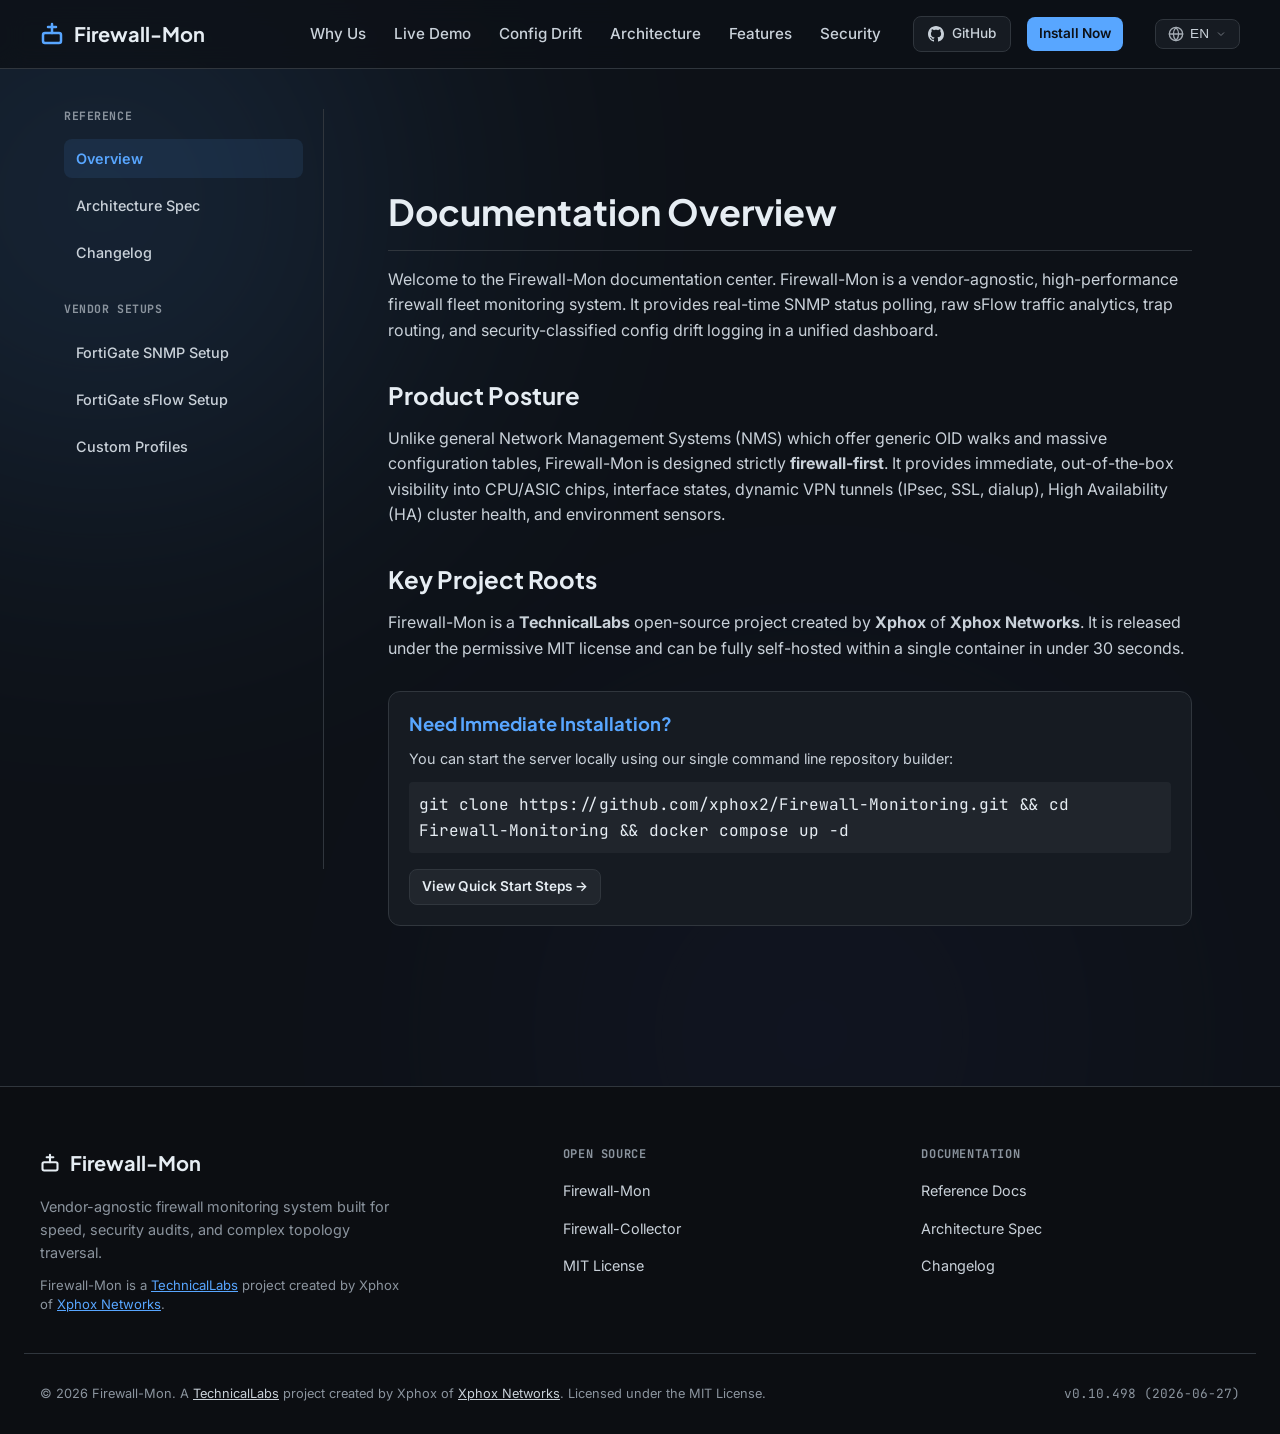
<file: docs.html>
<!DOCTYPE html>
<html lang="en">
<head>
    <!-- Google tag (gtag.js) -->
    <script async src="https://www.googletagmanager.com/gtag/js?id=G-SHR44BPF8L"></script>
    <script>
        window.dataLayer = window.dataLayer || [];
        function gtag(){dataLayer.push(arguments);}
        gtag('js', new Date());

        gtag('config', 'G-SHR44BPF8L');
    </script>
    <meta charset="UTF-8">
    <meta name="viewport" content="width=device-width, initial-scale=1.0">
    <title>Firewall-Mon — Technical Documentation</title>
    <meta name="description" content="Reference documentation and architecture specifications for Firewall-Mon. Understand process components, telemetry sync loops, and SNMP setups.">
    
    <!-- Favicon Links -->
    <link rel="icon" type="image/png" sizes="32x32" href="assets/features/f6-audit-posture.png">
    
    <!-- Google Fonts -->
    <link rel="preconnect" href="https://fonts.googleapis.com">
    <link rel="preconnect" href="https://fonts.gstatic.com" crossorigin>
    <link href="https://fonts.googleapis.com/css2?family=Inter:wght@400;500;600;700&family=JetBrains+Mono:wght@500;600&family=Plus+Jakarta+Sans:wght@600;700&display=swap" rel="stylesheet">
    
    <!-- Stylesheets -->
    <link rel="stylesheet" href="css/style.css">
    
    <!-- Custom Documentation Specific Styles -->
    <style>
        .docs-layout {
            display: grid;
            grid-template-columns: 260px 1fr;
            max-width: 1200px;
            margin: 40px auto 80px;
            gap: 40px;
            padding: 0 24px;
        }

        .docs-sidebar {
            position: sticky;
            top: 100px;
            height: calc(100vh - 140px);
            overflow-y: auto;
            border-right: 1px solid var(--bg-tertiary);
            padding-right: 20px;
        }

        .docs-sidebar-nav h3 {
            font-size: 0.72rem;
            font-family: var(--font-mono);
            color: var(--text-muted);
            letter-spacing: 0.05em;
            text-transform: uppercase;
            margin-bottom: 16px;
        }

        .docs-sidebar-nav ul {
            display: flex;
            flex-direction: column;
            gap: 8px;
            margin-bottom: 30px;
        }

        .docs-nav-item {
            display: block;
            padding: 8px 12px;
            border-radius: var(--radius-sm);
            font-size: 0.9rem;
            font-weight: 500;
            color: var(--text-secondary);
            cursor: pointer;
            transition: var(--transition);
        }

        .docs-nav-item:hover {
            color: var(--accent);
            background-color: rgba(88, 166, 255, 0.05);
        }

        .docs-nav-item.active {
            color: var(--accent);
            background-color: rgba(88, 166, 255, 0.1);
            font-weight: 600;
        }

        .docs-content {
            min-width: 0;
        }

        .docs-section {
            animation: fadeIn 0.3s ease-out;
        }

        @keyframes fadeIn {
            from { opacity: 0; transform: translateY(10px); }
            to { opacity: 1; transform: translateY(0); }
        }

        .docs-section h1 {
            font-size: 2.25rem;
            margin-bottom: 16px;
            border-bottom: var(--border);
            padding-bottom: 16px;
        }

        .docs-section h2 {
            font-size: 1.5rem;
            margin: 36px 0 16px;
            color: var(--text-primary);
        }

        .docs-section h3 {
            font-size: 1.15rem;
            margin: 24px 0 12px;
            color: var(--text-primary);
        }

        .docs-section p {
            font-size: 1rem;
            line-height: 1.6;
            margin-bottom: 20px;
            color: var(--text-secondary);
        }

        /* Architecture Flow Layout */
        .arch-web-flow {
            display: flex;
            flex-direction: column;
            gap: 24px;
            margin: 30px 0;
        }

        .flow-column-grid {
            display: grid;
            grid-template-columns: repeat(3, 1fr);
            gap: 24px;
            align-items: stretch;
            position: relative;
        }

        .flow-box {
            background-color: var(--bg-primary);
            border: var(--border);
            border-radius: var(--radius);
            padding: 24px;
            display: flex;
            flex-direction: column;
            gap: 16px;
            box-shadow: var(--shadow);
            position: relative;
            z-index: 2;
        }

        .flow-box-title {
            font-size: 0.95rem;
            font-family: var(--font-mono);
            font-weight: 700;
            color: var(--accent);
            border-bottom: 1px solid rgba(48, 54, 61, 0.5);
            padding-bottom: 10px;
            display: flex;
            align-items: center;
            gap: 8px;
        }

        .flow-elements {
            display: flex;
            flex-direction: column;
            gap: 10px;
        }

        .flow-el {
            background-color: var(--bg-secondary);
            border: 1px solid rgba(48, 54, 61, 0.5);
            border-radius: var(--radius-sm);
            padding: 10px 14px;
            font-size: 0.85rem;
            color: var(--text-primary);
            display: flex;
            align-items: center;
            justify-content: space-between;
        }

        .flow-el .sub-lbl {
            font-size: 0.72rem;
            color: var(--text-muted);
            font-family: var(--font-mono);
        }

        .db-barrel {
            border-color: var(--success);
            background-color: rgba(63, 185, 80, 0.03);
        }

        .db-barrel .flow-box-title {
            color: var(--success);
        }

        /* SVG flow lines overlay */
        .flow-connector-bar {
            background-color: var(--bg-secondary);
            border: var(--border);
            border-radius: var(--radius-sm);
            padding: 12px 20px;
            text-align: center;
            font-size: 0.8rem;
            font-family: var(--font-mono);
            color: var(--text-muted);
            position: relative;
        }

        .flow-connector-bar::before, .flow-connector-bar::after {
            content: '';
            position: absolute;
            width: 2px;
            height: 20px;
            background-color: var(--bg-tertiary);
            left: 50%;
        }

        .flow-connector-bar::before { top: -20px; }
        .flow-connector-bar::after { bottom: -20px; }

        /* Sequence interactive widget */
        .sequence-web-widget {
            background-color: var(--bg-primary);
            border: var(--border);
            border-radius: var(--radius);
            margin: 30px 0;
            overflow: hidden;
            box-shadow: var(--shadow);
        }

        .seq-selector-bar {
            display: flex;
            background-color: rgba(13, 17, 23, 0.4);
            border-bottom: var(--border);
        }

        .seq-tab-btn {
            flex-grow: 1;
            padding: 14px;
            background: none;
            border: none;
            font-size: 0.8rem;
            font-family: var(--font-mono);
            color: var(--text-muted);
            cursor: pointer;
            border-bottom: 2px solid transparent;
            transition: var(--transition);
        }

        .seq-tab-btn.active {
            color: var(--accent);
            border-bottom-color: var(--accent);
            background-color: rgba(13, 17, 23, 0.2);
        }

        .seq-display-panel {
            padding: 30px;
        }

        .seq-step-list {
            display: flex;
            flex-direction: column;
            gap: 16px;
        }

        .seq-step-card {
            background-color: var(--bg-secondary);
            border: var(--border);
            border-radius: var(--radius-sm);
            padding: 16px 20px;
            display: grid;
            grid-template-columns: 80px 1.5fr 1fr;
            gap: 20px;
            align-items: center;
            animation: slideDown 0.3s ease-out;
        }

        .seq-step-num {
            font-family: var(--font-mono);
            font-size: 0.8rem;
            color: var(--text-muted);
            display: flex;
            align-items: center;
            gap: 6px;
        }

        .seq-badge-idx {
            background-color: var(--bg-tertiary);
            color: var(--text-primary);
            width: 22px;
            height: 22px;
            border-radius: 50%;
            display: flex;
            align-items: center;
            justify-content: center;
            font-size: 0.75rem;
            font-weight: 700;
        }

        .seq-flow-path {
            display: flex;
            align-items: center;
            gap: 12px;
            font-family: var(--font-mono);
            font-size: 0.8rem;
        }

        .seq-actor {
            color: var(--text-primary);
            font-weight: 600;
        }

        .seq-arrow {
            color: var(--accent);
            font-weight: 700;
        }

        .seq-msg {
            color: var(--warning);
            background-color: rgba(210, 153, 34, 0.08);
            border: 1px solid rgba(210, 153, 34, 0.2);
            padding: 3px 8px;
            border-radius: 4px;
            font-size: 0.72rem;
            white-space: nowrap;
        }

        .seq-desc {
            font-size: 0.88rem;
            color: var(--text-secondary);
        }

        /* Changelog Timeline */
        .changelog-timeline {
            position: relative;
            padding-left: 30px;
            margin: 40px 0;
        }

        .changelog-timeline::before {
            content: '';
            position: absolute;
            left: 5px;
            top: 10px;
            bottom: 10px;
            width: 2px;
            background-color: var(--bg-tertiary);
        }

        .timeline-item {
            position: relative;
            margin-bottom: 50px;
        }

        .timeline-item::before {
            content: '';
            position: absolute;
            left: -30px;
            top: 6px;
            width: 12px;
            height: 12px;
            border-radius: 50%;
            background-color: var(--bg);
            border: 3px solid var(--accent);
            z-index: 2;
        }

        .timeline-item.minor::before {
            border-color: var(--bg-tertiary);
        }

        .timeline-header {
            display: flex;
            align-items: baseline;
            gap: 12px;
            margin-bottom: 12px;
        }

        .timeline-version {
            font-size: 1.25rem;
            font-weight: 700;
            color: var(--text-primary);
            font-family: var(--font-heading);
        }

        .timeline-date {
            font-size: 0.85rem;
            color: var(--text-muted);
            font-family: var(--font-mono);
        }

        .timeline-body {
            background-color: var(--bg-primary);
            border: var(--border);
            border-radius: var(--radius);
            padding: 24px;
        }

        .timeline-badge-group {
            margin-bottom: 12px;
        }

        .timeline-change-item {
            font-size: 0.92rem;
            line-height: 1.6;
            margin-bottom: 12px;
            color: var(--text-secondary);
        }

        .timeline-change-item:last-child {
            margin-bottom: 0;
        }

        /* Table Styling */
        .docs-table {
            width: 100%;
            border-collapse: collapse;
            margin: 20px 0;
            font-size: 0.88rem;
        }

        .docs-table th {
            background-color: var(--bg-primary);
            color: var(--text-primary);
            font-weight: 600;
            font-family: var(--font-mono);
            font-size: 0.75rem;
            padding: 12px 16px;
            text-align: left;
            border-bottom: 2px solid var(--bg-tertiary);
        }

        .docs-table td {
            padding: 12px 16px;
            border-bottom: 1px solid rgba(48, 54, 61, 0.4);
            color: var(--text-secondary);
        }

        .docs-table tr:hover {
            background-color: rgba(48, 54, 61, 0.1);
        }

        /* Responsive */
        @media (max-width: 1024px) {
            .docs-layout {
                grid-template-columns: 1fr;
            }

            .docs-sidebar {
                position: static;
                height: auto;
                border-right: none;
                border-bottom: var(--border);
                padding-right: 0;
                padding-bottom: 20px;
            }

            .docs-sidebar-nav ul {
                flex-direction: row;
                overflow-x: auto;
                padding-bottom: 8px;
                margin-bottom: 10px;
            }

            .docs-nav-item {
                flex-shrink: 0;
            }

            .flow-column-grid {
                grid-template-columns: 1fr;
            }
            
            .seq-step-card {
                grid-template-columns: 1fr;
                gap: 10px;
            }
        }
    </style>
</head>
<body>
    <!-- Top Decorative Glows -->
    <div class="glow-bg glow-left"></div>
    <div class="glow-bg" style="background: var(--email-grad-start); bottom: 100px; left: 40%; opacity: 0.05;"></div>

    <!-- Navigation Header -->
    <header class="site-header">
        <div class="header-container">
            <a href="index.html" class="logo">
                <svg width="24" height="24" viewBox="0 0 24 24" fill="none" stroke="currentColor" stroke-width="2.5" stroke-linecap="round" stroke-linejoin="round" class="logo-icon">
                    <rect x="3" y="11" width="18" height="10" rx="2" />
                    <path d="M12 2v9" />
                    <path d="M8 5h8" />
                </svg>
                <span>Firewall-Mon</span>
            </a>
            
            <nav class="main-nav">
                <ul class="nav-links">
                    <li><a href="index.html#why" data-i18n="nav.why">Why Us</a></li>
                    <li><a href="index.html#demo" data-i18n="nav.demo">Live Demo</a></li>
                    <li><a href="index.html#config-diff" data-i18n="nav.config_drift">Config Drift</a></li>
                    <li><a href="index.html#probe-relay" data-i18n="nav.architecture">Architecture</a></li>
                    <li><a href="index.html#features" data-i18n="nav.features">Features</a></li>
                    <li><a href="index.html#security" data-i18n="nav.security">Security</a></li>
                </ul>
                
                <div class="header-actions">
                    <a href="https://github.com/xphox2/Firewall-Monitoring" target="_blank" class="github-stars-btn">
                        <svg width="16" height="16" viewBox="0 0 16 16" fill="currentColor">
                            <path d="M8 0C3.58 0 0 3.58 0 8c0 3.54 2.29 6.53 5.47 7.59.4.07.55-.17.55-.38 0-.19-.01-.82-.01-1.49-2.01.37-2.53-.49-2.69-.94-.09-.23-.48-.94-.82-1.13-.28-.15-.68-.52-.01-.53.63-.01 1.08.58 1.23.82.72 1.21 1.87.87 2.33.66.07-.52.28-.87.51-1.07-1.78-.2-3.64-.89-3.64-3.95 0-.87.31-1.59.82-2.15-.08-.2-.36-1.02.08-2.12 0 0 .67-.21 2.2.82.64-.18 1.32-.27 2-.27.68 0 1.36.09 2 .27 1.53-1.04 2.2-.82 2.2-.82.44 1.1.16 1.92.08 2.12.51.56.82 1.27.82 2.15 0 3.07-1.87 3.75-3.65 3.95.29.25.54.73.54 1.48 0 1.07-.01 1.93-.01 2.2 0 .21.15.46.55.38A8.013 8.013 0 0016 8c0-4.42-3.58-8-8-8z"/>
                        </svg>
                        <span data-i18n="nav.github_docs">GitHub</span>
                    </a>
                    
                    <a href="index.html#quickstart" class="btn btn-primary btn-sm" data-i18n="nav.install">Install Now</a>
                </div>

                <div class="lang-picker-container" id="lang-picker-container">
                    <button class="lang-picker-btn" id="lang-picker-btn" aria-label="Change Language">
                        <svg width="16" height="16" viewBox="0 0 24 24" fill="none" stroke="currentColor" stroke-width="2" stroke-linecap="round" stroke-linejoin="round" class="globe-icon"><circle cx="12" cy="12" r="10"></circle><line x1="2" y1="12" x2="22" y2="12"></line><path d="M12 2a15.3 15.3 0 0 1 4 10 15.3 15.3 0 0 1-4 10 15.3 15.3 0 0 1-4-10 15.3 15.3 0 0 1 4-10z"></path></svg>
                        <span id="active-lang-text">EN</span>
                        <svg width="12" height="12" viewBox="0 0 24 24" fill="none" stroke="currentColor" stroke-width="2" class="chevron-icon"><polyline points="6 9 12 15 18 9"></polyline></svg>
                    </button>
                    <div class="lang-dropdown" id="lang-dropdown">
                        <button class="lang-option active" data-lang="en">English</button>
                        <button class="lang-option" data-lang="de">Deutsch</button>
                        <button class="lang-option" data-lang="es">Español</button>
                        <button class="lang-option" data-lang="fr">Français</button>
                        <button class="lang-option" data-lang="it">Italiano</button>
                        <button class="lang-option" data-lang="pt">Português</button>
                        <button class="lang-option" data-lang="ru">Русский</button>
                        <button class="lang-option" data-lang="ja">日本語</button>
                        <button class="lang-option" data-lang="ko">한국어</button>
                        <button class="lang-option" data-lang="zh">中文</button>
                    </div>
                </div>
            </nav>

            <button class="mobile-nav-toggle" id="mobile-nav-toggle" aria-label="Toggle Navigation">
                <svg width="24" height="24" viewBox="0 0 24 24" fill="none" stroke="currentColor" stroke-width="2.5" stroke-linecap="round" stroke-linejoin="round">
                    <line x1="3" y1="12" x2="21" y2="12" class="line-mid"></line>
                    <line x1="3" y1="6" x2="21" y2="6" class="line-top"></line>
                    <line x1="3" y1="18" x2="21" y2="18" class="line-bot"></line>
                </svg>
            </button>
        </div>
    </header>

    <!-- Docs Workspace -->
    <main class="docs-layout">
        <!-- Sidebar Navigation -->
        <aside class="docs-sidebar">
            <nav class="docs-sidebar-nav">
                <h3>REFERENCE</h3>
                <ul>
                    <li><span class="docs-nav-item active" data-section="intro">Overview</span></li>
                    <li><span class="docs-nav-item" data-section="architecture">Architecture Spec</span></li>
                    <li><span class="docs-nav-item" data-section="changelog">Changelog</span></li>
                </ul>

                <h3>VENDOR SETUPS</h3>
                <ul>
                    <li><span class="docs-nav-item" data-section="fortigate-snmp">FortiGate SNMP Setup</span></li>
                    <li><span class="docs-nav-item" data-section="fortigate-sflow">FortiGate sFlow Setup</span></li>
                    <li><span class="docs-nav-item" data-section="custom-vendor">Custom Profiles</span></li>
                </ul>
            </nav>
        </aside>

        <!-- Main Content Area -->
        <article class="docs-content">
            
            <!-- SECTION 1: Introduction -->
            <section class="docs-section" id="section-intro">
                <h1>Documentation Overview</h1>
                <p>Welcome to the Firewall-Mon documentation center. Firewall-Mon is a vendor-agnostic, high-performance firewall fleet monitoring system. It provides real-time SNMP status polling, raw sFlow traffic analytics, trap routing, and security-classified config drift logging in a unified dashboard.</p>
                
                <h2>Product Posture</h2>
                <p>Unlike general Network Management Systems (NMS) which offer generic OID walks and massive configuration tables, Firewall-Mon is designed strictly <strong>firewall-first</strong>. It provides immediate, out-of-the-box visibility into CPU/ASIC chips, interface states, dynamic VPN tunnels (IPsec, SSL, dialup), High Availability (HA) cluster health, and environment sensors.</p>

                <h2>Key Project Roots</h2>
                <p>Firewall-Mon is a <strong>TechnicalLabs</strong> open-source project created by <strong>Xphox</strong> of <strong>Xphox Networks</strong>. It is released under the permissive MIT license and can be fully self-hosted within a single container in under 30 seconds.</p>

                <div style="background-color: var(--bg-primary); border: var(--border); padding: 20px; border-radius: var(--radius); margin-top: 30px;">
                    <h3 style="margin-top: 0; color: var(--accent);">Need Immediate Installation?</h3>
                    <p style="margin-bottom: 12px; font-size: 0.9rem;">You can start the server locally using our single command line repository builder:</p>
                    <code class="mono-code" style="display: block; padding: 10px; margin-bottom: 16px;">git clone https://github.com/xphox2/Firewall-Monitoring.git &amp;&amp; cd Firewall-Monitoring &amp;&amp; docker compose up -d</code>
                    <a href="index.html#quickstart" class="btn btn-secondary btn-sm">View Quick Start Steps →</a>
                </div>
            </section>

            <!-- SECTION 2: Architecture Spec -->
            <section class="docs-section hidden" id="section-architecture">
                <h1>Architecture Specification</h1>
                <p>Firewall-Mon operates as a cooperative process bundle sharing a single PostgreSQL 16 database. Devices are monitored either <strong>directly</strong> (polled over SNMP by the central server) or <strong>remotely</strong> (polled by local probe daemons relaying telemetry over outbound HTTPS).</p>
                
                <h2>Component Data Flow (Web-Native Flowchart)</h2>
                <p>The diagram below displays how the daemons, database layers, edge probes, and notification channels coordinate telemetry ingest.</p>

                <!-- Custom HTML/CSS/SVG Component Diagram -->
                <div class="arch-web-flow">
                    <div class="flow-column-grid">
                        
                        <!-- Col 1: Sources -->
                        <div class="flow-box">
                            <div class="flow-box-title">
                                <svg width="16" height="16" viewBox="0 0 24 24" fill="none" stroke="currentColor" stroke-width="2"><rect x="3" y="11" width="18" height="10" rx="2" /><path d="M12 2v9" /></svg>
                                <span>Firewall Appliances</span>
                            </div>
                            <div class="flow-elements">
                                <div class="flow-el"><span>SNMP Agent</span> <span class="sub-lbl">UDP 161</span></div>
                                <div class="flow-el"><span>Trap Generator</span> <span class="sub-lbl">UDP 162</span></div>
                                <div class="flow-el"><span>sFlow Exporter</span> <span class="sub-lbl">UDP 6343</span></div>
                            </div>
                        </div>

                        <!-- Col 2: Ingest & Polling -->
                        <div class="flow-box">
                            <div class="flow-box-title">
                                <svg width="16" height="16" viewBox="0 0 24 24" fill="none" stroke="currentColor" stroke-width="2"><path d="M12 22c5.523 0 10-4.477 10-10S17.523 2 12 2 2 6.477 2 12s4.477 10 10 10z"></path></svg>
                                <span>Cooperating Daemons</span>
                            </div>
                            <div class="flow-elements">
                                <div class="flow-el"><span>fwmon-poller</span> <span class="sub-lbl">direct SNMP</span></div>
                                <div class="flow-el"><span>fwmon-trap</span> <span class="sub-lbl">trap receiver</span></div>
                                <div class="flow-el"><span>fwmon-api</span> <span class="sub-lbl">Gin endpoint</span></div>
                            </div>
                        </div>

                        <!-- Col 3: Database & Notifiers -->
                        <div class="flow-box db-barrel">
                            <div class="flow-box-title">
                                <svg width="16" height="16" viewBox="0 0 24 24" fill="none" stroke="currentColor" stroke-width="2"><path d="M12 22c5.523 0 10-4.477 10-10S17.523 2 12 2 2 6.477 2 12s4.477 10 10 10z"></path></svg>
                                <span>Core Datastore</span>
                            </div>
                            <div class="flow-elements">
                                <div class="flow-el"><span>PostgreSQL 16</span> <span class="sub-lbl">Timeseries</span></div>
                                <div class="flow-el"><span>AlertManager</span> <span class="sub-lbl">Notifiers</span></div>
                                <div class="flow-el"><span>IRC Bot</span> <span class="sub-lbl">Alert Channel</span></div>
                            </div>
                        </div>

                    </div>

                    <!-- Flow connections descriptions -->
                    <div class="flow-connector-bar">
                        <strong>DIRECT PATH:</strong> SNMP Polls → fwmon-poller • Traps → fwmon-trap • sFlow → PostgreSQL Ingest
                    </div>

                    <div class="flow-connector-bar">
                        <strong>REMOTE PATH (CGNAT):</strong> Edge firewalls polled by <code class="mono-code">firewall-collector</code> → Relayed via HTTPS POST (idempotent batches) to <code class="mono-code">fwmon-api</code>.
                    </div>
                </div>

                <h2>Interactive Sequence Flow Player</h2>
                <p>Select a lifecycle flow tab below to view how requests, handshakes, and database updates interact sequentially.</p>

                <!-- Sequence Diagram Interactive Widget -->
                <div class="sequence-web-widget">
                    <div class="seq-selector-bar">
                        <button class="seq-tab-btn active" data-seq="seq-probe">Probe Registration</button>
                        <button class="seq-tab-btn" data-seq="seq-poll">Direct SNMP Poll</button>
                        <button class="seq-tab-btn" data-seq="seq-alert">Alert Fire & Recovery</button>
                    </div>
                    
                    <div class="seq-display-panel">
                        <!-- Probe Registration Steps -->
                        <div class="seq-step-list" id="list-seq-probe">
                            <div class="seq-step-card">
                                <div class="seq-step-num"><span class="seq-badge-idx">1</span> <span>Request</span></div>
                                <div class="seq-flow-path"><span class="seq-actor">Probe</span> <span class="seq-arrow">→</span> <span class="seq-msg">POST /register</span> <span class="seq-arrow">→</span> <span class="seq-actor">fwmon-api</span></div>
                                <div class="seq-desc">The remote collector probe transmits its site details, hostname, and registration key to the central server.</div>
                            </div>
                            <div class="seq-step-card">
                                <div class="seq-step-num"><span class="seq-badge-idx">2</span> <span>Hash & Store</span></div>
                                <div class="seq-flow-path"><span class="seq-actor">fwmon-api</span> <span class="seq-arrow">→</span> <span class="seq-msg">SHA-256 Hashing</span> <span class="seq-arrow">→</span> <span class="seq-actor">PostgreSQL</span></div>
                                <div class="seq-desc">The API hashes the credentials at rest using SHA-256 (in compliance with security audits) and records the probe as <strong>Pending Approval</strong>.</div>
                            </div>
                            <div class="seq-step-card">
                                <div class="seq-step-num"><span class="seq-badge-idx">3</span> <span>Approval</span></div>
                                <div class="seq-flow-path"><span class="seq-actor">Operator</span> <span class="seq-arrow">→</span> <span class="seq-msg">Authorize</span> <span class="seq-arrow">→</span> <span class="seq-actor">fwmon-api</span></div>
                                <div class="seq-desc">The system administrator approves the registration token in the secure Web Admin Console, toggling the status to <strong>Approved</strong>.</div>
                            </div>
                            <div class="seq-step-card">
                                <div class="seq-step-num"><span class="seq-badge-idx">4</span> <span>Sync Loop</span></div>
                                <div class="seq-flow-path"><span class="seq-actor">Probe</span> <span class="seq-arrow">⇄</span> <span class="seq-msg">X-Probe-Batch-ID</span> <span class="seq-arrow">⇄</span> <span class="seq-actor">fwmon-api</span></div>
                                <div class="seq-desc">Every sync interval (30s), the probe relays syslog, traps, and flows. The <code>X-Probe-Batch-ID</code> header ensures that network retries are strictly idempotent.</div>
                            </div>
                        </div>

                        <!-- Direct SNMP Poll Steps -->
                        <div class="seq-step-list hidden" id="list-seq-poll">
                            <div class="seq-step-card">
                                <div class="seq-step-num"><span class="seq-badge-idx">1</span> <span>Trigger</span></div>
                                <div class="seq-flow-path"><span class="seq-actor">fwmon-poller</span> <span class="seq-arrow">→</span> <span class="seq-msg">Interval Tick</span> <span class="seq-arrow">→</span> <span class="seq-actor">Scheduler</span></div>
                                <div class="seq-desc">Every 30s-60s, the poller scheduler initiates an active polling cycle for all directly-configured firewall appliances.</div>
                            </div>
                            <div class="seq-step-card">
                                <div class="seq-step-num"><span class="seq-badge-idx">2</span> <span>SNMP GET</span></div>
                                <div class="seq-flow-path"><span class="seq-actor">fwmon-poller</span> <span class="seq-arrow">→</span> <span class="seq-msg">SNMP OID Walk</span> <span class="seq-arrow">→</span> <span class="seq-actor">Firewall</span></div>
                                <div class="seq-desc">The poller fires targeted OID walks matching the device's specific vendor profile (e.g. Fortigate CPU/memory/sessions or Palo Alto sensors).</div>
                            </div>
                            <div class="seq-step-card">
                                <div class="seq-step-num"><span class="seq-badge-idx">3</span> <span>Write Metrics</span></div>
                                <div class="seq-flow-path"><span class="seq-actor">fwmon-poller</span> <span class="seq-arrow">→</span> <span class="seq-msg">Batch Write</span> <span class="seq-arrow">→</span> <span class="seq-actor">PostgreSQL</span></div>
                                <div class="seq-desc">Received metrics are converted and batch-inserted as raw telemetry into the database.</div>
                            </div>
                            <div class="seq-step-card">
                                <div class="seq-step-num"><span class="seq-badge-idx">4</span> <span>Notify</span></div>
                                <div class="seq-flow-path"><span class="seq-actor">fwmon-poller</span> <span class="seq-arrow">→</span> <span class="seq-msg">Threshold Trigger</span> <span class="seq-arrow">→</span> <span class="seq-actor">AlertManager</span></div>
                                <div class="seq-desc">If a critical threshold is breached (e.g. CPU > 90% or a VPN tunnel drops), an alert is pushed to Slack, Discord, or Email.</div>
                            </div>
                        </div>

                        <!-- Alert Fire Steps -->
                        <div class="seq-step-list hidden" id="list-seq-alert">
                            <div class="seq-step-card">
                                <div class="seq-step-num"><span class="seq-badge-idx">1</span> <span>Signal</span></div>
                                <div class="seq-flow-path"><span class="seq-actor">Poller/Traps</span> <span class="seq-arrow">→</span> <span class="seq-msg">Breach Event</span> <span class="seq-arrow">→</span> <span class="seq-actor">AlertManager</span></div>
                                <div class="seq-desc">A daemon detects a device failure or critical log pattern and relays the event.</div>
                            </div>
                            <div class="seq-step-card">
                                <div class="seq-step-num"><span class="seq-badge-idx">2</span> <span>Throttle</span></div>
                                <div class="seq-flow-path"><span class="seq-actor">AlertManager</span> <span class="seq-arrow">→</span> <span class="seq-msg">Cooldown Check</span> <span class="seq-arrow">→</span> <span class="seq-actor">State Engine</span></div>
                                <div class="seq-desc">The alerts state engine processes deduplication, active cooldowns, and maintenance-window bypasses to avoid alert storms.</div>
                            </div>
                            <div class="seq-step-card">
                                <div class="seq-step-num"><span class="seq-badge-idx">3</span> <span>Broadcast</span></div>
                                <div class="seq-flow-path"><span class="seq-actor">AlertManager</span> <span class="seq-arrow">→</span> <span class="seq-msg">Alert Trigger</span> <span class="seq-arrow">→</span> <span class="seq-actor">Chat / Email / IRC</span></div>
                                <div class="seq-desc">If the alert is fresh, notifications are dispatched to designated channels (Slack webhooks, Discord hooks, IRC channels, SMTP mail).</div>
                            </div>
                            <div class="seq-step-card">
                                <div class="seq-step-num"><span class="seq-badge-idx">4</span> <span>Clear</span></div>
                                <div class="seq-flow-path"><span class="seq-actor">Poller</span> <span class="seq-arrow">→</span> <span class="seq-msg">Healthy State</span> <span class="seq-arrow">→</span> <span class="seq-actor">AlertManager</span></div>
                                <div class="seq-desc">Once the metric drops below thresholds, a single recovery notice is triggered and the active alert state is cleared.</div>
                            </div>
                        </div>
                    </div>
                </div>

                <h2>Database Concerns Layout</h2>
                <table class="docs-table">
                    <thead>
                        <tr>
                            <th>Concern</th>
                            <th>Internal Package Path</th>
                            <th>Description</th>
                        </tr>
                    </thead>
                    <tbody>
                        <tr>
                            <td>HTTP Handlers</td>
                            <td><code>internal/api/handlers/</code></td>
                            <td>Gin routes handling public statistics, probe relay uploads, and admin panel commands.</td>
                        </tr>
                        <tr>
                            <td>SNMP Engine</td>
                            <td><code>internal/snmp/</code></td>
                            <td>SNMPv2c/v3 client calls and vendor OID parsing profiles.</td>
                        </tr>
                        <tr>
                            <td>Database Migrations</td>
                            <td><code>internal/database/</code></td>
                            <td>PostgreSQL/SQLite DDL migrations and raw GORM connection hooks.</td>
                        </tr>
                        <tr>
                            <td>Alert Rules</td>
                            <td><code>internal/alerts/</code></td>
                            <td>Threshold matching policies and cooldown timers.</td>
                        </tr>
                        <tr>
                            <td>Config Parser</td>
                            <td><code>internal/configdiff/</code></td>
                            <td>Normalizes configuration files and classifies drift severity.</td>
                        </tr>
                    </tbody>
                </table>
            </section>

            <!-- SECTION 3: Changelog Timeline -->
            <section class="docs-section hidden" id="section-changelog">
                <h1>Release Changelog</h1>
                <p>Tracking the development of the Firewall-Mon monitoring system core from the verified releases. Semantic versioning is strictly followed.</p>
                
                <div class="changelog-timeline">
                    <!-- Version 0.10.498 -->
                    <div class="timeline-item">
                        <div class="timeline-header">
                            <span class="timeline-version">v0.10.498</span>
                            <span class="timeline-date">2026-06-27</span>
                        </div>
                        <div class="timeline-body">
                            <div class="timeline-badge-group">
                                <span class="badge badge-info">Operations Report Redesign</span>
                            </div>
                            <div class="timeline-change-item">
                                <strong>Operations report redesign:</strong> Modernized the email and dashboard summary reports using the Plus Jakarta Sans type system, linear gradients, and responsive mobile grids.
                            </div>
                            <div class="timeline-change-item">
                                <strong>Gmail-Safe IsEmail mode:</strong> Reworked the mailer engine to strip raw SVG graphs from email bodies—which Gmail routinely truncates—and substitute clean, searchable text metrics. The interactive SVG diagrams remain active inside the admin web console.
                            </div>
                        </div>
                    </div>

                    <!-- Version 0.10.497 -->
                    <div class="timeline-item minor">
                        <div class="timeline-header">
                            <span class="timeline-version">v0.10.497</span>
                            <span class="timeline-date">2026-06-25</span>
                        </div>
                        <div class="timeline-body">
                            <div class="timeline-badge-group">
                                <span class="badge badge-warning">Database Fix</span>
                            </div>
                            <div class="timeline-change-item">
                                <strong>Flow-batch loops resolved:</strong> Added the missing <code>drops</code> column to older <code>flow_samples</code> tables (Migration v10). This prevents the probe sync engine from re-queueing flow packets indefinitely due to missing column database constraints (SQLSTATE 42703).
                            </div>
                        </div>
                    </div>

                    <!-- Version 0.10.496 -->
                    <div class="timeline-item minor">
                        <div class="timeline-header">
                            <span class="timeline-version">v0.10.496</span>
                            <span class="timeline-date">2026-06-25</span>
                        </div>
                        <div class="timeline-body">
                            <div class="timeline-badge-group">
                                <span class="badge badge-warning">Data Widen Migration</span>
                            </div>
                            <div class="timeline-change-item">
                                <strong>sFlow ingest widening:</strong> Fixed data overflow errors on heavy network spikes. Widened integer ranges on port and sequence number columns (Migration v9) to support full unsigned range properties under Postgres.
                            </div>
                        </div>
                    </div>

                    <!-- Version 0.10.491 -->
                    <div class="timeline-item minor">
                        <div class="timeline-header">
                            <span class="timeline-version">v0.10.491</span>
                            <span class="timeline-date">2026-06-24</span>
                        </div>
                        <div class="timeline-body">
                            <div class="timeline-badge-group">
                                <span class="badge badge-success">Security Audited</span>
                            </div>
                            <div class="timeline-change-item">
                                <strong>M8 Key Fail-Fast:</strong> Added a startup canary checker to verify the active <code>ENCRYPTION_KEY</code> can successfully decrypt credentials. Toggles health probes to 503 if unreadable.
                            </div>
                            <div class="timeline-change-item">
                                <strong>REL-01 Recovery:</strong> Long-lived background goroutines now wrap errors under panic recoveries (<code>SafeGo</code>), containing crashes to the local process instead of aborting the server container.
                            </div>
                        </div>
                    </div>
                </div>
            </section>

            <!-- SECTION 4: FortiGate SNMP Setup -->
            <section class="docs-section hidden" id="section-fortigate-snmp">
                <h1>FortiGate SNMP Setup Guide</h1>
                <p>Configure your FortiGate firewall to export metrics and relay SNMP Traps directly to the Firewall-Mon collector.</p>
                
                <h2>1. Enable SNMP</h2>
                
                <h3>Via Web Console GUI</h3>
                <ol style="margin-left: 20px; margin-bottom: 20px; display: flex; flex-direction: column; gap: 8px;">
                    <li>Log in to the FortiGate dashboard interface.</li>
                    <li>Navigate to <strong>System</strong> &gt; <strong>SNMP</strong>.</li>
                    <li>Toggle SNMP to <strong>Enabled</strong>.</li>
                    <li>Add an SNMP Community (e.g. Version <code>v2c</code>, name <code>public</code>).</li>
                </ol>

                <h3>Via CLI Command Line</h3>
                <div class="code-block-wrapper">
                    <pre><code class="lang-bash">config system snmp
    set status enable
    config community
        edit 1
            set name "public"
            set status enable
        next
    end
end</code></pre>
                </div>

                <h2>2. Enable SNMP Trap Ingestion</h2>
                <p>To receive instant warnings during HA master failovers, VPN tunnel changes, and IPS alarms, route traps to port 162 on your Firewall-Mon host:</p>
                
                <div class="code-block-wrapper">
                    <pre><code class="lang-bash">config system snmp
    config trapd
        edit 1
            set ip <your-firewall-mon-server-ip>
            set port 162
            set status enable
        next
    end
end</code></pre>
                </div>

                <h2>Supported System Metrics (OID Details)</h2>
                <table class="docs-table">
                    <thead>
                        <tr>
                            <th>OID Identifier</th>
                            <th>MIB Name</th>
                            <th>Description</th>
                        </tr>
                    </thead>
                    <tbody>
                        <tr>
                            <td><code>.1.3.6.1.4.1.12356.101.4.1.3</code></td>
                            <td>fgSysCpuUsage</td>
                            <td>CPU load percentage.</td>
                        </tr>
                        <tr>
                            <td><code>.1.3.6.1.4.1.12356.101.4.1.4</code></td>
                            <td>fgSysMemUsage</td>
                            <td>RAM memory usage percentage.</td>
                        </tr>
                        <tr>
                            <td><code>.1.3.6.1.4.1.12356.101.4.1.8</code></td>
                            <td>fgSysSesCount</td>
                            <td>Active concurrent firewall sessions count.</td>
                        </tr>
                        <tr>
                            <td><code>.1.3.6.1.4.1.12356.101.13.1.1</code></td>
                            <td>fgHaMode</td>
                            <td>Active High Availability cluster operational mode.</td>
                        </tr>
                    </tbody>
                </table>
            </section>

            <!-- SECTION 5: FortiGate sFlow Setup -->
            <section class="docs-section hidden" id="section-fortigate-sflow">
                <h1>FortiGate sFlow Setup Guide</h1>
                <p>Configure sFlow v5 on your FortiGate firewall to export raw conversation-level packet telemetry to the Firewall-Mon flow analyzer on port <code>6343</code>.</p>
                
                <h2>1. Configure the Global sFlow Collector</h2>
                <p>FortiOS sFlow parameters are configured globally via the CLI. Define the IP address of your Firewall-Mon server and set the sFlow collector port to <code>6343</code>:</p>
                
                <div class="code-block-wrapper">
                    <pre><code class="lang-bash">config system sflow
    set collector-ip &lt;your-firewall-mon-server-ip&gt;
    set collector-port 6343
end</code></pre>
                </div>

                <h2>2. Enable sFlow on Specific Interfaces</h2>
                <p>sFlow samples traffic packets on a per-interface basis. You must enable the sFlow sampler on any interface you wish to monitor (e.g. WAN or LAN ports):</p>
                
                <div class="code-block-wrapper">
                    <pre><code class="lang-bash">config system interface
    edit "port1"
        set sflow-sampler enable
        set sample-rate 512
        set sample-direction both
    next
end</code></pre>
                </div>

                <h3>Configuration Parameter Details</h3>
                <table class="docs-table">
                    <thead>
                        <tr>
                            <th>Parameter</th>
                            <th>Recommended Value</th>
                            <th>Description</th>
                        </tr>
                    </thead>
                    <tbody>
                        <tr>
                            <td><code>sample-rate</code></td>
                            <td><code>512</code> to <code>2048</code></td>
                            <td>The packets-to-samples ratio. For example, <code>512</code> means 1 out of every 512 packets is sampled. Widen for high-bandwidth links to reduce CPU load.</td>
                        </tr>
                        <tr>
                            <td><code>sample-direction</code></td>
                            <td><code>both</code></td>
                            <td>Toggles traffic direction monitoring. Supports <code>both</code>, <code>rx</code> (inbound only), or <code>tx</code> (outbound only).</td>
                        </tr>
                    </tbody>
                </table>

                <h2>3. Test sFlow Traffic Reception</h2>
                <p>Verify sFlow datagrams are successfully leaving your firewall and reaching the server host:</p>
                <div class="code-block-wrapper">
                    <pre><code class="lang-bash"># Run on the Firewall-Mon server host to inspect incoming sFlow packets
sudo tcpdump -i any port 6343 -nn</code></pre>
                </div>
            </section>

            <!-- SECTION 5: Custom Vendor Setup -->
            <section class="docs-section hidden" id="section-custom-vendor">
                <h1>Custom SNMP Vendor Setup</h1>
                <p>Firewall-Mon exposes a clean Go interface allowing developers to write and register custom SNMP profiles without modifying the main polling loops.</p>
                
                <h2>The VendorProfile Interface</h2>
                <p>To implement custom logic for a new firewall vendor, write a struct satisfying the `VendorProfile` interface located under `internal/snmp/vendor.go`:</p>
                
                <div class="code-block-wrapper">
                    <pre><code class="lang-go">type VendorProfile interface {
    // ParseSystemStatus extracts CPU, Memory, Disk and Session counts
    ParseSystemStatus(pdu map[string]interface{}) (models.SystemStatus, error)
    
    // ParseInterfaces parses interface speed, status, and bandwidth metrics
    ParseInterfaces(rows []map[string]interface{}) ([]models.InterfaceStatus, error)
    
    // GetAllVPNTunnels extracts active IPsec and SSL VPN tunnel stats
    GetAllVPNTunnels(rows []map[string]interface{}) ([]models.VPNStatus, error)
}</code></pre>
                </div>

                <h2>Registering the Profile</h2>
                <p>Add your profile mapping inside `internal/snmp/vendor.go` in the global `Profiles` map registration:</p>
                <div class="code-block-wrapper">
                    <pre><code class="lang-go">var Profiles = map[string]VendorProfile{
    "fortigate": &amp;FortiGateProfile{},
    "paloalto":  &amp;PaloAltoProfile{},
    "custom":    &amp;CustomProfile{}, // Your profile here
}</code></pre>
                </div>
            </section>

        </article>
    </main>

    <!-- Footer -->
    <footer class="site-footer">
        <div class="footer-container">
            <div class="footer-brand">
                <a href="index.html" class="logo">
                    <svg width="20" height="20" viewBox="0 0 24 24" fill="none" stroke="currentColor" stroke-width="2.5" stroke-linecap="round" stroke-linejoin="round">
                        <rect x="3" y="11" width="18" height="10" rx="2" />
                        <path d="M12 2v9" />
                        <path d="M8 5h8" />
                    </svg>
                    <span>Firewall-Mon</span>
                </a>
                <p data-i18n="footer.brand_desc">Vendor-agnostic firewall monitoring system built for speed, security audits, and complex topology traversal.</p>
                <p style="margin-top: 12px; font-size: 0.82rem; color: var(--text-muted); line-height: 1.4;" data-i18n="footer.labs_created" data-i18n-html="true">Firewall-Mon is a <a href="https://www.technicallabs.org" target="_blank" style="color: var(--accent); text-decoration: underline;">TechnicalLabs</a> project created by Xphox of <a href="https://www.xphox.net" target="_blank" style="color: var(--accent); text-decoration: underline;">Xphox Networks</a>.</p>
            </div>
            
            <div class="footer-links-grid">
                <div class="footer-links-col">
                    <h4 data-i18n="footer.open_source">Open Source</h4>
                    <ul>
                        <li><a href="https://github.com/xphox2/Firewall-Monitoring" target="_blank">Firewall-Mon</a></li>
                        <li><a href="https://github.com/xphox2/Firewall-Collector" target="_blank">Firewall-Collector</a></li>
                        <li><a href="https://github.com/xphox2/Firewall-Monitoring/blob/main/LICENSE" target="_blank" data-i18n="footer.license">MIT License</a></li>
                    </ul>
                </div>
                
                <div class="footer-links-col">
                    <h4 data-i18n="footer.documentation">Documentation</h4>
                    <ul>
                        <li><a href="docs.html?section=intro" data-i18n="footer.ref_docs">Reference Docs</a></li>
                        <li><a href="docs.html?section=architecture" data-i18n="footer.arch_spec">Architecture Spec</a></li>
                        <li><a href="docs.html?section=changelog" data-i18n="footer.changelog">Changelog</a></li>
                    </ul>
                </div>
            </div>
        </div>
        
        <div class="footer-bottom">
            <div class="footer-bottom-container">
                <p data-i18n="footer.copyright" data-i18n-html="true">&copy; 2026 Firewall-Mon. A <a href="https://www.technicallabs.org" target="_blank" style="color: var(--text-secondary); text-decoration: underline;">TechnicalLabs</a> project created by Xphox of <a href="https://www.xphox.net" target="_blank" style="color: var(--text-secondary); text-decoration: underline;">Xphox Networks</a>. Licensed under the MIT License.</p>
                <div class="footer-meta" data-i18n="footer.meta" id="footer-release-meta">v0.10.498 (2026-06-27)</div>
            </div>
        </div>
    </footer>

    <!-- Scripts -->
    <script src="js/i18n.js"></script>
    <script src="js/main.js"></script>

    <!-- Document Section Routing Script -->
    <script>
        document.addEventListener("DOMContentLoaded", () => {
            const navItems = document.querySelectorAll(".docs-nav-item");
            const sections = document.querySelectorAll(".docs-section");

            // 1. Tab selection logic
            navItems.forEach(item => {
                item.addEventListener("click", () => {
                    const targetSection = item.getAttribute("data-section");
                    switchSection(targetSection);
                    
                    // Update URL query string without reloading
                    const newUrl = window.location.protocol + "//" + window.location.host + window.location.pathname + '?section=' + targetSection;
                    window.history.pushState({path:newUrl}, '', newUrl);
                });
            });

            // 2. Parse URL parameters to set active section on load
            const urlParams = new URLSearchParams(window.location.search);
            const sectionParam = urlParams.get('section');
            if (sectionParam) {
                switchSection(sectionParam);
            }

            function switchSection(sectionId) {
                // Remove active classes
                navItems.forEach(nav => nav.classList.remove("active"));
                sections.forEach(sec => sec.classList.add("hidden"));

                // Add active state to target nav item
                const targetNav = document.querySelector(`.docs-nav-item[data-section="${sectionId}"]`);
                if (targetNav) targetNav.classList.add("active");

                // Show target section
                const targetSec = document.getElementById(`section-${sectionId}`);
                if (targetSec) targetSec.classList.remove("hidden");
                
                // Scroll to top of content
                window.scrollTo({ top: 0, behavior: 'smooth' });
            }

            // 3. Interactive Sequence Flow diagram switches
            const seqTabs = document.querySelectorAll(".seq-tab-btn");
            const seqLists = document.querySelectorAll(".seq-step-list");

            seqTabs.forEach(tab => {
                tab.addEventListener("click", () => {
                    seqTabs.forEach(t => t.classList.remove("active"));
                    tab.classList.add("active");

                    seqLists.forEach(list => list.classList.add("hidden"));
                    const targetSeq = tab.getAttribute("data-seq");
                    document.getElementById(`list-${targetSeq}`).classList.remove("hidden");
                });
            });
        });
    </script>
</body>
</html>
</file>
<file: css/style.css>
/* ==========================================================================
   FIREWALL-MON STYLE SHEET
   ========================================================================== */

/* Brand Palette Custom Variables (style-guide.md) */
:root {
    --bg: #0d1117;
    --bg-primary: #161b22;
    --bg-secondary: #21262d;
    --bg-tertiary: #30363d;
    --accent: #58a6ff;
    --accent-hover: #388bfd;
    --success: #3fb950;
    --warning: #d29922;
    --danger: #f85149;
    --text-primary: #e6edf3;
    --text-secondary: #c9d1d9;
    --text-muted: #8b949e;
    
    /* Email Report Gradients */
    --email-grad-start: #6366f1;
    --email-grad-end: #8b5cf6;

    /* Styling helpers */
    --font-sans: 'Inter', -apple-system, BlinkMacSystemFont, "Segoe UI", Helvetica, Arial, sans-serif;
    --font-heading: 'Plus Jakarta Sans', var(--font-sans);
    --font-mono: 'JetBrains Mono', SFMono-Regular, Consolas, "Liberation Mono", Menlo, monospace;
    --radius: 12px;
    --radius-sm: 8px;
    --radius-lg: 16px;
    --transition: all 0.25s cubic-bezier(0.4, 0, 0.2, 1);
    --shadow: 0 8px 30px rgba(0, 0, 0, 0.5);
    --border: 1px solid var(--bg-tertiary);
}

/* Base Resets */
* {
    box-sizing: border-box;
    margin: 0;
    padding: 0;
}

html {
    scroll-behavior: smooth;
    background-color: var(--bg);
    color: var(--text-secondary);
    font-family: var(--font-sans);
    line-height: 1.6;
    -webkit-font-smoothing: antialiased;
}

body {
    overflow-x: hidden;
    position: relative;
}

h1, h2, h3, h4, h5, h6 {
    font-family: var(--font-heading);
    color: var(--text-primary);
    font-weight: 700;
    line-height: 1.25;
}

a {
    color: var(--accent);
    text-decoration: none;
    transition: var(--transition);
}

a:hover {
    color: var(--accent-hover);
}

ul {
    list-style: none;
}

/* Decorative Glow Elements */
.glow-bg {
    position: absolute;
    width: 600px;
    height: 600px;
    border-radius: 50%;
    filter: blur(150px);
    opacity: 0.15;
    pointer-events: none;
    z-index: 0;
}

.glow-left {
    background: var(--accent);
    top: -100px;
    left: -200px;
}

.glow-right {
    background: var(--email-grad-end);
    top: 300px;
    right: -200px;
}

/* Buttons */
.btn {
    display: inline-flex;
    align-items: center;
    justify-content: center;
    padding: 10px 20px;
    border-radius: var(--radius-sm);
    font-size: 0.95rem;
    font-weight: 600;
    cursor: pointer;
    transition: var(--transition);
    border: none;
}

.btn-primary {
    background-color: var(--accent);
    color: var(--bg);
}

.btn-primary:hover {
    background-color: var(--accent-hover);
    color: var(--bg);
}

.btn-secondary {
    background-color: var(--bg-secondary);
    color: var(--text-primary);
    border: var(--border);
}

.btn-secondary:hover {
    background-color: var(--bg-tertiary);
    border-color: var(--text-muted);
}

.btn-sm {
    padding: 6px 12px;
    font-size: 0.85rem;
}

.btn-block {
    display: flex;
    width: 100%;
}

/* Badges */
.badge {
    display: inline-flex;
    align-items: center;
    padding: 3px 8px;
    border-radius: 20px;
    font-family: var(--font-mono);
    font-size: 0.72rem;
    font-weight: 600;
    letter-spacing: 0.05em;
    text-transform: uppercase;
}

.badge-success {
    background-color: rgba(63, 185, 80, 0.15);
    color: var(--success);
    border: 1px solid rgba(63, 185, 80, 0.3);
}

.badge-warning {
    background-color: rgba(210, 153, 34, 0.15);
    color: var(--warning);
    border: 1px solid rgba(210, 153, 34, 0.3);
}

.badge-danger {
    background-color: rgba(248, 81, 73, 0.15);
    color: var(--danger);
    border: 1px solid rgba(248, 81, 73, 0.3);
}

.badge-info {
    background-color: rgba(88, 166, 255, 0.15);
    color: var(--accent);
    border: 1px solid rgba(88, 166, 255, 0.3);
}

/* Header & Navigation */
.site-header {
    position: sticky;
    top: 0;
    z-index: 100;
    background-color: rgba(13, 17, 23, 0.8);
    backdrop-filter: blur(12px);
    border-bottom: var(--border);
}

.header-container {
    position: relative;
    width: 100%;
    padding: 16px 40px;
    display: flex;
    align-items: center;
    justify-content: space-between;
}

.main-nav {
    display: flex;
    align-items: center;
    gap: 32px;
    margin-left: auto;
}

.logo {
    display: flex;
    align-items: center;
    gap: 10px;
    font-family: var(--font-heading);
    font-size: 1.25rem;
    font-weight: 700;
    color: var(--text-primary);
}

.logo-icon {
    color: var(--accent);
}

.main-nav .nav-links {
    display: flex;
    gap: 28px;
}

.main-nav .nav-links a {
    color: var(--text-secondary);
    font-weight: 500;
    font-size: 0.95rem;
}

.main-nav .nav-links a:hover {
    color: var(--accent);
}

.header-actions {
    display: flex;
    align-items: center;
    gap: 16px;
}

.github-stars-btn {
    display: flex;
    align-items: center;
    gap: 8px;
    padding: 6px 14px;
    border-radius: var(--radius-sm);
    background-color: var(--bg-primary);
    border: var(--border);
    color: var(--text-secondary);
    font-size: 0.85rem;
    font-weight: 500;
}

.github-stars-btn:hover {
    border-color: var(--text-muted);
    background-color: var(--bg-secondary);
    color: var(--text-primary);
}

.stars-count {
    color: var(--text-muted);
    border-left: var(--border);
    padding-left: 8px;
    margin-left: 2px;
}

/* Sections Base */
section {
    padding: 80px 24px;
    position: relative;
    z-index: 1;
}

.section-container {
    max-width: 1200px;
    margin: 0 auto;
}

.section-header {
    text-align: center;
    margin-bottom: 50px;
    max-width: 700px;
    margin-left: auto;
    margin-right: auto;
}

.section-tag {
    display: inline-block;
    color: var(--accent);
    font-family: var(--font-mono);
    font-size: 0.8rem;
    letter-spacing: 0.1em;
    text-transform: uppercase;
    margin-bottom: 12px;
}

.section-header h2 {
    font-size: 2.25rem;
    margin-bottom: 16px;
}

.section-intro {
    font-size: 1.1rem;
    color: var(--text-secondary);
}

/* Hero Section */
.hero-section {
    padding: 80px 24px 60px;
    overflow: hidden;
}

.hero-section .section-container {
    display: grid;
    grid-template-columns: 1.1fr 0.9fr;
    gap: 60px;
    align-items: center;
}

.hero-text-content {
    max-width: 620px;
}

.hero-badge {
    display: inline-flex;
    align-items: center;
    gap: 8px;
    background-color: var(--bg-primary);
    border: var(--border);
    padding: 6px 14px;
    border-radius: 20px;
    font-family: var(--font-mono);
    font-size: 0.78rem;
    color: var(--text-muted);
    margin-bottom: 24px;
}

.pulse-dot {
    width: 6px;
    height: 6px;
    border-radius: 50%;
    background-color: var(--success);
    box-shadow: 0 0 8px var(--success);
    animation: pulse 2s infinite;
}

@keyframes pulse {
    0% { transform: scale(0.9); opacity: 0.8; }
    50% { transform: scale(1.2); opacity: 1; box-shadow: 0 0 12px var(--success); }
    100% { transform: scale(0.9); opacity: 0.8; }
}

.hero-section h1 {
    font-size: 3.5rem;
    line-height: 1.15;
    margin-bottom: 20px;
    letter-spacing: -0.02em;
}

.accent-text {
    background: linear-gradient(135deg, var(--accent), #a5d6ff);
    -webkit-background-clip: text;
    -webkit-text-fill-color: transparent;
}

.hero-subtitle {
    font-size: 1.25rem;
    color: var(--text-secondary);
    margin-bottom: 36px;
}

.hero-ctas {
    display: flex;
    align-items: center;
    gap: 16px;
    flex-wrap: wrap;
    margin-bottom: 48px;
}

.cli-input-wrapper {
    display: flex;
    align-items: center;
    background-color: var(--bg-primary);
    border: var(--border);
    border-radius: var(--radius-sm);
    padding: 4px 6px 4px 16px;
    gap: 12px;
}

.cli-command {
    font-family: var(--font-mono);
    font-size: 0.9rem;
    color: var(--text-primary);
}

.btn-copy-cli {
    background-color: var(--bg-secondary);
    border: var(--border);
    color: var(--text-muted);
    padding: 6px 12px;
    border-radius: 6px;
    font-size: 0.8rem;
    font-weight: 500;
    display: flex;
    align-items: center;
    gap: 6px;
    cursor: pointer;
    transition: var(--transition);
}

.btn-copy-cli:hover {
    color: var(--text-primary);
    background-color: var(--bg-tertiary);
}

.trust-stats {
    display: flex;
    align-items: center;
    gap: 24px;
}

.trust-stat {
    display: flex;
    flex-direction: column;
}

.stat-number {
    font-family: var(--font-heading);
    font-size: 1.5rem;
    font-weight: 700;
    color: var(--text-primary);
}

.stat-label {
    font-size: 0.8rem;
    color: var(--text-muted);
}

.trust-divider {
    height: 24px;
    width: 1px;
    background-color: var(--bg-tertiary);
}

.hero-visual-card {
    position: relative;
    border-radius: var(--radius-lg);
    border: var(--border);
    overflow: hidden;
    background-color: var(--bg-primary);
    box-shadow: var(--shadow);
}

.hero-image {
    width: 100%;
    height: auto;
    display: block;
    mix-blend-mode: lighten;
    opacity: 0.85;
}

.hero-overlay-shadow {
    position: absolute;
    inset: 0;
    box-shadow: inset 0 0 60px rgba(13, 17, 23, 0.8);
    pointer-events: none;
}

/* Why Section */
.why-grid {
    display: grid;
    grid-template-columns: repeat(3, 1fr);
    gap: 30px;
}

.why-card {
    background-color: var(--bg-primary);
    border: var(--border);
    padding: 36px;
    border-radius: var(--radius);
    transition: var(--transition);
}

.why-card:hover {
    transform: translateY(-4px);
    border-color: var(--accent);
}

.card-icon-wrapper {
    width: 48px;
    height: 48px;
    border-radius: var(--radius-sm);
    background-color: rgba(88, 166, 255, 0.1);
    color: var(--accent);
    display: flex;
    align-items: center;
    justify-content: center;
    margin-bottom: 24px;
}

.why-card h3 {
    font-size: 1.25rem;
    margin-bottom: 12px;
}

.why-card p {
    color: var(--text-secondary);
    font-size: 0.95rem;
}

/* Live Dashboard Mockup Simulator */
.dashboard-simulator {
    display: grid;
    grid-template-columns: 280px 1fr;
    background-color: var(--bg-primary);
    border: var(--border);
    border-radius: var(--radius-lg);
    height: 640px;
    overflow: hidden;
    box-shadow: var(--shadow);
}

.sim-sidebar {
    background-color: rgba(13, 17, 23, 0.5);
    border-right: var(--border);
    display: flex;
    flex-direction: column;
}

.sidebar-header {
    padding: 20px;
    border-bottom: var(--border);
    display: flex;
    align-items: center;
    justify-content: space-between;
}

.sidebar-header h3 {
    font-size: 0.8rem;
    font-family: var(--font-mono);
    letter-spacing: 0.05em;
    color: var(--text-muted);
}

.device-list {
    overflow-y: auto;
    flex-grow: 1;
}

.device-item {
    padding: 16px 20px;
    border-bottom: 1px solid rgba(48, 54, 61, 0.5);
    display: flex;
    align-items: center;
    gap: 12px;
    cursor: pointer;
    transition: var(--transition);
}

.device-item:hover {
    background-color: rgba(48, 54, 61, 0.2);
}

.device-item.active {
    background-color: var(--bg-secondary);
    border-left: 3px solid var(--accent);
}

.status-dot {
    width: 8px;
    height: 8px;
    border-radius: 50%;
    flex-shrink: 0;
}

.status-dot.healthy {
    background-color: var(--success);
    box-shadow: 0 0 6px var(--success);
}

.status-dot.warning {
    background-color: var(--warning);
    box-shadow: 0 0 6px var(--warning);
}

.status-dot.danger {
    background-color: var(--danger);
    box-shadow: 0 0 6px var(--danger);
}

.device-info {
    display: flex;
    flex-direction: column;
}

.device-name {
    font-size: 0.9rem;
    font-weight: 600;
    color: var(--text-primary);
}

.device-model {
    font-size: 0.72rem;
    color: var(--text-muted);
    font-family: var(--font-mono);
}

.sim-view {
    display: flex;
    flex-direction: column;
    height: 100%;
    overflow: hidden;
}

.sim-view-header {
    padding: 20px 24px;
    border-bottom: var(--border);
    display: flex;
    align-items: center;
    justify-content: space-between;
}

.device-title-wrapper h3 {
    font-size: 1.25rem;
    margin-bottom: 4px;
}

.device-vendor-badge {
    font-family: var(--font-mono);
    font-size: 0.72rem;
    color: var(--accent);
}

.poller-meta {
    font-size: 0.8rem;
    color: var(--text-muted);
}

.sim-metrics-grid {
    display: grid;
    grid-template-columns: repeat(4, 1fr);
    gap: 16px;
    padding: 24px;
}

.sim-metric-card {
    background-color: var(--bg-secondary);
    border: var(--border);
    border-radius: var(--radius-sm);
    padding: 16px;
}

.metric-header {
    display: flex;
    align-items: center;
    justify-content: space-between;
    font-family: var(--font-mono);
    font-size: 0.7rem;
    color: var(--text-muted);
    margin-bottom: 8px;
}

.metric-value {
    font-size: 1.5rem;
    font-weight: 700;
    color: var(--text-primary);
    margin-bottom: 4px;
}

.metric-trend {
    font-size: 0.72rem;
}

.text-success { color: var(--success); }
.text-warning { color: var(--warning); }
.text-danger { color: var(--danger); }

.sim-visualizations-row {
    padding: 0 24px;
    flex-grow: 1;
    display: flex;
}

.visual-panel {
    background-color: var(--bg-secondary);
    border: var(--border);
    border-radius: var(--radius-sm);
    padding: 16px;
    width: 100%;
    display: flex;
    flex-direction: column;
}

.visual-panel .panel-header {
    display: flex;
    align-items: center;
    justify-content: space-between;
    margin-bottom: 12px;
}

.visual-panel h4 {
    font-size: 0.85rem;
    color: var(--text-primary);
    text-transform: uppercase;
    font-family: var(--font-mono);
    letter-spacing: 0.05em;
}

.legend {
    font-size: 0.75rem;
    color: var(--text-muted);
}

.legend span {
    display: inline-block;
    width: 8px;
    height: 8px;
    border-radius: 50%;
    margin-right: 2px;
}

.lg-in { background-color: var(--accent); }
.lg-out { background-color: var(--success); }

.panel-chart-container {
    flex-grow: 1;
    display: flex;
    flex-direction: column;
    justify-content: space-between;
}

.svg-chart-wrapper {
    flex-grow: 1;
    position: relative;
}

.sim-chart-svg {
    position: absolute;
    inset: 0;
    width: 100%;
    height: 100%;
}

.chart-labels {
    display: flex;
    justify-content: space-between;
    font-size: 0.7rem;
    color: var(--text-muted);
    font-family: var(--font-mono);
    margin-top: 6px;
}

.sim-console {
    background-color: rgba(13, 17, 23, 0.9);
    border-top: var(--border);
    height: 150px;
    display: flex;
    flex-direction: column;
}

.console-header {
    padding: 8px 24px;
    background-color: rgba(22, 27, 34, 0.9);
    border-bottom: 1px solid rgba(48, 54, 61, 0.5);
    display: flex;
    align-items: center;
    justify-content: space-between;
}

.console-title {
    display: flex;
    align-items: center;
    gap: 8px;
    font-family: var(--font-mono);
    font-size: 0.72rem;
    font-weight: 600;
    color: var(--text-primary);
}

.console-meta {
    font-size: 0.72rem;
    color: var(--text-muted);
}

.mono-code {
    font-family: var(--font-mono);
    background-color: rgba(48, 54, 61, 0.4);
    padding: 2px 6px;
    border-radius: 4px;
    color: var(--text-primary);
}

.console-body {
    padding: 12px 24px;
    font-family: var(--font-mono);
    font-size: 0.75rem;
    overflow-y: auto;
    flex-grow: 1;
    display: flex;
    flex-direction: column;
    gap: 6px;
}

.console-line {
    line-height: 1.4;
    color: var(--text-muted);
    animation: fadeLine 0.3s ease-out;
}

@keyframes fadeLine {
    from { opacity: 0; transform: translateY(4px); }
    to { opacity: 1; transform: translateY(0); }
}

.line-time {
    color: #484f58;
}

.line-tag {
    font-weight: 600;
    margin-right: 4px;
}

.line-tag.info { color: var(--accent); }
.line-tag.success { color: var(--success); }
.line-tag.warning { color: var(--warning); }
.line-tag.danger { color: var(--danger); }

.line-content {
    color: var(--text-secondary);
}

/* Config Drift Section */
.config-diff-widget {
    display: grid;
    grid-template-columns: 320px 1fr;
    background-color: var(--bg-primary);
    border: var(--border);
    border-radius: var(--radius-lg);
    overflow: hidden;
    height: 520px;
    box-shadow: var(--shadow);
}

.widget-sidebar {
    background-color: rgba(13, 17, 23, 0.3);
    border-right: var(--border);
    padding: 16px 0;
}

.widget-title {
    font-family: var(--font-mono);
    font-size: 0.72rem;
    color: var(--text-muted);
    letter-spacing: 0.05em;
    padding: 0 20px 16px;
    border-bottom: 1px solid rgba(48, 54, 61, 0.5);
}

.change-tab {
    padding: 16px 20px;
    border-bottom: 1px solid rgba(48, 54, 61, 0.3);
    cursor: pointer;
    transition: var(--transition);
}

.change-tab:hover {
    background-color: rgba(48, 54, 61, 0.15);
}

.change-tab.active {
    background-color: var(--bg-secondary);
    border-left: 3px solid var(--accent);
}

.tab-header {
    display: flex;
    align-items: center;
    justify-content: space-between;
    margin-bottom: 6px;
}

.change-id {
    font-family: var(--font-mono);
    font-size: 0.75rem;
    font-weight: 600;
    color: var(--text-primary);
}

.change-desc {
    font-size: 0.85rem;
    font-weight: 500;
    color: var(--text-secondary);
    white-space: nowrap;
    overflow: hidden;
    text-overflow: ellipsis;
    margin-bottom: 4px;
}

.change-time {
    font-size: 0.72rem;
    color: var(--text-muted);
}

.widget-viewer {
    display: flex;
    flex-direction: column;
    height: 100%;
    padding: 24px;
    overflow-y: auto;
}

.diff-view-content {
    display: flex;
    flex-direction: column;
    gap: 20px;
    height: 100%;
}

.diff-header {
    display: flex;
    align-items: center;
    justify-content: space-between;
    font-size: 0.85rem;
    color: var(--text-muted);
    border-bottom: var(--border);
    padding-bottom: 14px;
}

.diff-header h4 {
    font-size: 0.9rem;
}

.diff-code-panel {
    background-color: var(--bg-secondary);
    border: var(--border);
    border-radius: var(--radius-sm);
    padding: 16px;
    font-family: var(--font-mono);
    font-size: 0.8rem;
    overflow-x: auto;
}

.diff-line {
    display: flex;
    line-height: 1.6;
    border-radius: 4px;
}

.diff-line.removed {
    background-color: rgba(248, 81, 73, 0.1);
    color: #ff8b85;
}

.diff-line.added {
    background-color: rgba(63, 185, 80, 0.1);
    color: #8bf695;
}

.line-num {
    width: 24px;
    color: #484f58;
    user-select: none;
    text-align: right;
    margin-right: 12px;
}

.line-sign {
    width: 16px;
    user-select: none;
    font-weight: 700;
}

.risk-assessment {
    border-radius: var(--radius-sm);
    padding: 16px;
    border: 1px solid transparent;
}

.risk-assessment.danger {
    background-color: rgba(248, 81, 73, 0.05);
    border-color: rgba(248, 81, 73, 0.25);
    color: #ff8b85;
}

.risk-assessment.warning {
    background-color: rgba(210, 153, 34, 0.05);
    border-color: rgba(210, 153, 34, 0.25);
    color: #ebd197;
}

.risk-assessment.info {
    background-color: rgba(88, 166, 255, 0.05);
    border-color: rgba(88, 166, 255, 0.25);
    color: #a5d6ff;
}

.assessment-header {
    display: flex;
    align-items: center;
    gap: 8px;
    font-family: var(--font-mono);
    font-size: 0.78rem;
    font-weight: 600;
    margin-bottom: 8px;
}

.assessment-body p {
    font-size: 0.85rem;
    color: var(--text-secondary);
}

.assessment-impact {
    margin-top: 6px;
    font-size: 0.85rem;
    border-top: 1px solid rgba(255, 255, 255, 0.05);
    padding-top: 6px;
}

.hidden {
    display: none !important;
}

/* sFlow Section */
.sflow-widget {
    background-color: var(--bg-primary);
    border: var(--border);
    border-radius: var(--radius-lg);
    overflow: hidden;
    box-shadow: var(--shadow);
}

.sflow-widget .widget-header {
    padding: 18px 24px;
    border-bottom: var(--border);
    display: flex;
    align-items: center;
    justify-content: space-between;
}

.active-triage {
    display: flex;
    align-items: center;
    gap: 10px;
    font-size: 0.85rem;
    font-family: var(--font-mono);
    color: var(--text-primary);
}

.status-dot.syncing {
    background-color: var(--accent);
    box-shadow: 0 0 6px var(--accent);
    animation: blink 1.5s infinite;
}

@keyframes blink {
    0%, 100% { opacity: 0.5; }
    50% { opacity: 1; }
}

.triage-table-wrapper {
    overflow-x: auto;
}

.triage-table {
    width: 100%;
    border-collapse: collapse;
    text-align: left;
    font-size: 0.85rem;
}

.triage-table th {
    padding: 14px 24px;
    background-color: rgba(13, 17, 23, 0.5);
    color: var(--text-muted);
    font-weight: 600;
    font-family: var(--font-mono);
    font-size: 0.72rem;
    border-bottom: var(--border);
}

.triage-table td {
    padding: 14px 24px;
    border-bottom: 1px solid rgba(48, 54, 61, 0.3);
}

.flow-row {
    transition: var(--transition);
}

.flow-row:hover {
    background-color: rgba(48, 54, 61, 0.15);
}

.flow-row.highlighted {
    background-color: rgba(248, 81, 73, 0.08);
}

.flow-row.highlighted td {
    border-bottom-color: rgba(248, 81, 73, 0.3);
}

.triage-alert {
    padding: 16px 24px;
    background-color: rgba(248, 81, 73, 0.08);
    border-top: 1px solid rgba(248, 81, 73, 0.2);
    display: flex;
    align-items: flex-start;
    gap: 12px;
    animation: slideDown 0.3s ease-out;
}

@keyframes slideDown {
    from { opacity: 0; transform: translateY(-10px); }
    to { opacity: 1; transform: translateY(0); }
}

.alert-icon {
    color: var(--danger);
    flex-shrink: 0;
    margin-top: 2px;
}

.alert-text {
    font-size: 0.85rem;
    color: var(--text-primary);
}

.tag-alert-rule {
    font-family: var(--font-mono);
    background-color: rgba(248, 81, 73, 0.2);
    color: #ff8b85;
    padding: 2px 6px;
    border-radius: 4px;
    font-size: 0.75rem;
}

/* Probe-Relay Topology Section */
.probe-layout-grid {
    display: grid;
    grid-template-columns: 1.1fr 0.9fr;
    gap: 60px;
    align-items: center;
}

.probe-visualizer {
    background-color: var(--bg-primary);
    border: var(--border);
    border-radius: var(--radius-lg);
    height: 380px;
    display: flex;
    align-items: center;
    justify-content: space-between;
    padding: 0 60px;
    position: relative;
    box-shadow: var(--shadow);
}

.vis-node {
    display: flex;
    flex-direction: column;
    align-items: center;
    gap: 12px;
    z-index: 2;
    width: 140px;
}

.node-icon {
    width: 64px;
    height: 64px;
    border-radius: var(--radius);
    background-color: var(--bg-secondary);
    border: var(--border);
    display: flex;
    align-items: center;
    justify-content: center;
    color: var(--accent);
    box-shadow: 0 4px 20px rgba(0,0,0,0.3);
    transition: var(--transition);
}

.vis-node:hover .node-icon {
    transform: scale(1.05);
    border-color: var(--accent);
}

.node-label {
    font-size: 0.85rem;
    font-weight: 600;
    color: var(--text-primary);
    text-align: center;
}

.node-ip {
    font-size: 0.7rem;
    color: var(--text-muted);
    font-family: var(--font-mono);
}

.vis-flow-line {
    flex-grow: 1;
    height: 2px;
    background-color: var(--bg-tertiary);
    position: relative;
    margin: 0 -20px;
    display: flex;
    justify-content: center;
}

.flow-pulse {
    position: absolute;
    top: -3px;
    width: 8px;
    height: 8px;
    border-radius: 50%;
    background-color: var(--accent);
    box-shadow: 0 0 8px var(--accent);
    animation: flowAcross 3s linear infinite;
}

@keyframes flowAcross {
    0% { left: 0%; opacity: 0; }
    10% { opacity: 1; }
    90% { opacity: 1; }
    100% { left: 100%; opacity: 0; }
}

.auth-stamp {
    position: absolute;
    top: -24px;
    font-family: var(--font-mono);
    font-size: 0.65rem;
    color: var(--text-muted);
    background-color: var(--bg);
    padding: 2px 8px;
    border-radius: 10px;
    border: var(--border);
    white-space: nowrap;
}

.probe-details-panel h3 {
    font-size: 1.75rem;
    margin-bottom: 30px;
}

.safeguard-item {
    display: flex;
    gap: 20px;
    margin-bottom: 24px;
}

.sg-num {
    font-family: var(--font-mono);
    font-size: 1.25rem;
    color: var(--accent);
    font-weight: 600;
}

.sg-content h4 {
    font-size: 1.05rem;
    margin-bottom: 6px;
}

.sg-content p {
    font-size: 0.9rem;
    color: var(--text-secondary);
}

/* Feature Cards Grid (style-guide.md constraints) */
.features-grid {
    display: grid;
    grid-template-columns: repeat(3, 1fr);
    gap: 30px;
}

.feature-card {
    background-size: cover;
    background-position: center;
    border-radius: var(--radius);
    aspect-ratio: 1 / 1;
    position: relative;
    overflow: hidden;
    border: var(--border);
    display: flex;
    align-items: flex-end;
    box-shadow: var(--shadow);
}

.feature-card-overlay {
    position: absolute;
    inset: 0;
    background: linear-gradient(to top, rgba(13, 17, 23, 0.95) 0%, rgba(13, 17, 23, 0.6) 50%, rgba(13, 17, 23, 0.1) 100%);
    z-index: 1;
}

.feature-card-content {
    position: relative;
    z-index: 2;
    padding: 30px;
    width: 100%;
}

.feature-card-header {
    display: flex;
    align-items: flex-start;
    justify-content: space-between;
    margin-bottom: 8px;
}

.feature-card-title {
    font-family: var(--font-heading);
    font-size: 1.25rem;
    font-weight: 700;
    color: var(--text-primary);
}

.feature-card-pill {
    font-family: var(--font-mono);
    background-color: var(--accent);
    color: var(--bg);
    font-size: 0.72rem;
    font-weight: 600;
    padding: 2px 8px;
    border-radius: 20px;
}

.feature-card-tagline {
    font-size: 0.88rem;
    color: var(--text-muted);
}

/* Operations Report Email Preview */
.email-mockup-wrapper {
    display: flex;
    justify-content: center;
}

.email-window {
    width: 100%;
    max-width: 600px;
    background-color: #0c0e12;
    border: var(--border);
    border-radius: var(--radius);
    overflow: hidden;
    box-shadow: var(--shadow);
}

.email-header {
    background-color: #161b22;
    padding: 12px 18px;
    display: flex;
    align-items: center;
    gap: 8px;
    border-bottom: 1px solid rgba(48, 54, 61, 0.5);
}

.window-dot {
    width: 8px;
    height: 8px;
    border-radius: 50%;
}

.window-dot.red { background-color: var(--danger); }
.window-dot.yellow { background-color: var(--warning); }
.window-dot.green { background-color: var(--success); }

.email-title {
    font-family: var(--font-mono);
    font-size: 0.75rem;
    color: var(--text-muted);
    margin-left: 8px;
}

.email-content-body {
    padding: 30px;
    background-color: #0d1117;
}

.report-header {
    display: flex;
    justify-content: space-between;
    align-items: center;
    border-bottom: var(--border);
    padding-bottom: 16px;
    margin-bottom: 24px;
}

.report-header h1 {
    font-size: 1.1rem;
    letter-spacing: 0.05em;
    color: var(--text-primary);
}

.report-date {
    font-size: 0.8rem;
    color: var(--text-muted);
}

.report-hero {
    background: linear-gradient(135deg, rgba(99, 102, 241, 0.15), rgba(139, 92, 246, 0.15));
    border: 1px solid rgba(139, 92, 246, 0.25);
    border-radius: var(--radius-sm);
    padding: 20px;
    display: flex;
    justify-content: space-between;
    align-items: center;
    margin-bottom: 24px;
}

.report-hero h2 {
    font-size: 1.15rem;
    font-family: var(--font-sans);
    color: var(--text-primary);
    margin-bottom: 4px;
}

.report-hero p {
    font-size: 0.8rem;
    color: var(--text-secondary);
}

.report-hero-stat {
    text-align: right;
}

.stat-big {
    display: block;
    font-size: 2rem;
    font-weight: 700;
    color: #a5d6ff;
    line-height: 1;
}

.stat-lbl {
    font-size: 0.65rem;
    font-family: var(--font-mono);
    color: var(--text-muted);
}

.report-grid {
    display: grid;
    grid-template-columns: 1fr 1fr;
    gap: 20px;
    margin-bottom: 24px;
}

.report-col h3 {
    font-size: 0.72rem;
    font-family: var(--font-mono);
    color: var(--text-muted);
    border-bottom: 1px solid rgba(48, 54, 61, 0.3);
    padding-bottom: 6px;
    margin-bottom: 10px;
}

.report-list li {
    font-size: 0.8rem;
    margin-bottom: 6px;
    color: var(--text-secondary);
}

.color-warning { color: var(--warning); }
.color-danger { color: var(--danger); }

.report-action-panel {
    background-color: var(--bg-primary);
    border: var(--border);
    border-radius: var(--radius-sm);
    padding: 16px;
}

.rap-title {
    font-family: var(--font-mono);
    font-size: 0.7rem;
    color: var(--text-muted);
    margin-bottom: 8px;
}

.rap-body {
    display: flex;
    gap: 12px;
    align-items: flex-start;
    margin-bottom: 14px;
}

.rap-body p {
    font-size: 0.78rem;
    color: var(--text-secondary);
}

/* Security and Audit Section */
.security-grid {
    display: grid;
    grid-template-columns: 1.1fr 0.9fr;
    gap: 60px;
    align-items: center;
}

.security-text h2 {
    font-size: 2.25rem;
    margin-bottom: 20px;
}

.security-text p {
    font-size: 1.05rem;
    margin-bottom: 30px;
}

.security-list {
    display: flex;
    flex-direction: column;
    gap: 20px;
}

.sec-item {
    display: flex;
    gap: 16px;
}

.sec-check {
    color: var(--success);
    margin-top: 4px;
    flex-shrink: 0;
}

.sec-item h4 {
    font-size: 0.95rem;
    margin-bottom: 4px;
}

.sec-item p {
    font-size: 0.85rem;
    color: var(--text-muted);
    margin-bottom: 0;
}

.security-visual {
    display: flex;
    justify-content: center;
}

.security-badge-card {
    background-color: var(--bg-primary);
    border: var(--border);
    border-radius: var(--radius-lg);
    padding: 40px;
    text-align: center;
    width: 100%;
    max-width: 400px;
    box-shadow: var(--shadow);
}

.shield-icon-lg {
    position: relative;
    display: inline-block;
    color: var(--success);
    margin-bottom: 24px;
}

.badge-audit-count {
    position: absolute;
    top: 50%;
    left: 50%;
    transform: translate(-50%, -50%);
    font-family: var(--font-mono);
    font-size: 0.85rem;
    font-weight: 700;
    color: var(--text-primary);
    margin-top: -2px;
}

.security-badge-card h3 {
    font-family: var(--font-mono);
    font-size: 0.85rem;
    letter-spacing: 0.05em;
    color: var(--text-muted);
    margin-bottom: 6px;
}

.status-green {
    font-size: 0.9rem;
    font-weight: 700;
    color: var(--success);
    margin-bottom: 24px;
}

.metric-dots-grid {
    display: grid;
    grid-template-columns: repeat(17, 1fr);
    gap: 6px;
    padding-top: 20px;
    border-top: 1px solid rgba(48, 54, 61, 0.5);
}

.metric-dot {
    width: 6px;
    height: 6px;
    border-radius: 50%;
    background-color: var(--bg-tertiary);
    transition: var(--transition);
}

.metric-dot.verified {
    background-color: var(--success);
    box-shadow: 0 0 4px var(--success);
}

/* Quick Start Section */
.quickstart-box {
    background-color: var(--bg-primary);
    border: var(--border);
    border-radius: var(--radius-lg);
    overflow: hidden;
    max-width: 900px;
    margin: 0 auto;
    box-shadow: var(--shadow);
}

.quickstart-nav {
    display: flex;
    background-color: rgba(13, 17, 23, 0.4);
    border-bottom: var(--border);
}

.qs-tab {
    flex-grow: 1;
    padding: 16px;
    background: none;
    border: none;
    font-family: var(--font-mono);
    font-size: 0.8rem;
    font-weight: 600;
    color: var(--text-muted);
    cursor: pointer;
    transition: var(--transition);
    border-bottom: 2px solid transparent;
}

.qs-tab:hover {
    color: var(--text-primary);
    background-color: rgba(48, 54, 61, 0.1);
}

.qs-tab.active {
    color: var(--accent);
    border-bottom-color: var(--accent);
    background-color: rgba(13, 17, 23, 0.2);
}

.quickstart-content {
    padding: 30px;
    min-height: 650px;
}

.qs-pane p {
    font-size: 0.95rem;
    margin-bottom: 16px;
    color: var(--text-secondary);
}

.code-block-wrapper {
    position: relative;
    margin-bottom: 20px;
}

.code-block-wrapper pre {
    background-color: #0c0e12;
    border: var(--border);
    border-radius: var(--radius-sm);
    padding: 20px;
    overflow-x: auto;
}

.code-block-wrapper code {
    font-family: var(--font-mono);
    font-size: 0.82rem;
    color: var(--text-primary);
}

.btn-copy-code {
    position: absolute;
    top: 12px;
    right: 12px;
    background-color: var(--bg-secondary);
    border: var(--border);
    color: var(--text-muted);
    width: 32px;
    height: 32px;
    border-radius: 6px;
    display: flex;
    align-items: center;
    justify-content: center;
    cursor: pointer;
    transition: var(--transition);
}

.btn-copy-code:hover {
    color: var(--text-primary);
    background-color: var(--bg-tertiary);
}

.qs-next-step {
    display: flex;
    align-items: center;
    gap: 12px;
    font-size: 0.88rem;
    background-color: rgba(88, 166, 255, 0.05);
    border: 1px dashed rgba(88, 166, 255, 0.2);
    padding: 12px 18px;
    border-radius: var(--radius-sm);
}

.qs-next-step span {
    color: var(--text-secondary);
}

/* Footer Styling */
.site-footer {
    background-color: #0c0e12;
    border-top: var(--border);
    padding: 60px 24px 30px;
    z-index: 2;
    position: relative;
}

.footer-container {
    max-width: 1200px;
    margin: 0 auto;
    display: grid;
    grid-template-columns: 1.5fr 1fr 1fr;
    gap: 60px;
    margin-bottom: 40px;
}

.footer-brand p {
    margin-top: 16px;
    font-size: 0.9rem;
    color: var(--text-muted);
    max-width: 360px;
}

.footer-links-grid {
    grid-column: span 2;
    display: grid;
    grid-template-columns: 1fr 1fr;
    gap: 40px;
}

.footer-links-col h4 {
    font-family: var(--font-mono);
    font-size: 0.75rem;
    letter-spacing: 0.05em;
    color: var(--text-muted);
    margin-bottom: 16px;
    text-transform: uppercase;
}

.footer-links-col ul {
    display: flex;
    flex-direction: column;
    gap: 12px;
}

.footer-links-col a {
    font-size: 0.9rem;
    color: var(--text-secondary);
}

.footer-links-col a:hover {
    color: var(--accent);
}

.footer-bottom {
    border-top: var(--border);
    padding-top: 30px;
}

.footer-bottom-container {
    max-width: 1200px;
    margin: 0 auto;
    display: flex;
    align-items: center;
    justify-content: space-between;
    font-size: 0.8rem;
    color: var(--text-muted);
}

.footer-meta {
    font-family: var(--font-mono);
}

/* Responsive Grid Adjustments */
@media (max-width: 1024px) {
    .hero-section .section-container,
    .why-grid,
    .dashboard-simulator,
    .config-diff-widget,
    .probe-layout-grid,
    .features-grid,
    .security-grid,
    .footer-container {
        grid-template-columns: 1fr;
        height: auto;
    }
    
    .hero-section {
        padding: 40px 24px;
    }
    
    .hero-section .section-container {
        gap: 40px;
    }
    
    .hero-text-content {
        max-width: 100%;
        text-align: center;
    }
    
    .hero-section h1 {
        font-size: 2.75rem;
    }
    
    .hero-ctas, .trust-stats {
        justify-content: center;
    }
    
    .dashboard-simulator {
        height: auto;
    }
    
    .sim-sidebar {
        border-right: none;
        border-bottom: var(--border);
        height: 200px;
    }
    
    .sim-metrics-grid {
        grid-template-columns: repeat(2, 1fr);
    }
    
    .config-diff-widget {
        height: auto;
    }
    
    .widget-sidebar {
        border-right: none;
        border-bottom: var(--border);
        display: flex;
        overflow-x: auto;
        padding: 10px 0;
    }
    
    .widget-title {
        display: none;
    }
    
    .change-tab {
        flex-shrink: 0;
        padding: 10px 16px;
        border-bottom: none;
        border-right: 1px solid rgba(48, 54, 61, 0.3);
    }
    
    .change-tab.active {
        border-left: none;
        border-bottom: 2px solid var(--accent);
    }
    
    .probe-visualizer {
        height: 300px;
        padding: 0 20px;
    }
    
    .footer-links-grid {
        grid-column: span 1;
    }
}

@media (max-width: 768px) {
    .why-grid,
    .features-grid,
    .footer-links-grid {
        grid-template-columns: 1fr;
    }
    
    .sim-metrics-grid {
        grid-template-columns: 1fr;
    }
    
    .report-grid {
        grid-template-columns: 1fr;
    }
}

/* ==========================================================================
   Language Picker Styles
   ========================================================================== */
.lang-picker-container {
    position: relative;
    display: inline-block;
    z-index: 110;
}

.lang-picker-btn {
    display: inline-flex;
    align-items: center;
    gap: 6px;
    padding: 6px 12px;
    border-radius: var(--radius-sm);
    background-color: var(--bg-primary);
    border: var(--border);
    color: var(--text-secondary);
    font-size: 0.85rem;
    font-weight: 500;
    cursor: pointer;
    transition: var(--transition);
}

.lang-picker-btn:hover {
    border-color: var(--text-muted);
    background-color: var(--bg-secondary);
    color: var(--text-primary);
}

.lang-picker-btn .globe-icon {
    opacity: 0.8;
}

.lang-picker-btn .chevron-icon {
    opacity: 0.5;
    transition: transform 0.25s ease;
}

.lang-picker-container.open .chevron-icon {
    transform: rotate(180deg);
}

.lang-dropdown {
    position: absolute;
    top: calc(100% + 8px);
    right: 0;
    min-width: 120px;
    background-color: var(--bg-primary);
    border: var(--border);
    border-radius: var(--radius-sm);
    box-shadow: var(--shadow);
    padding: 4px;
    display: flex;
    flex-direction: column;
    gap: 2px;
    opacity: 0;
    transform: translateY(-10px);
    pointer-events: none;
    transition: opacity 0.2s ease, transform 0.2s ease;
    z-index: 1000;
}

.lang-picker-container.open .lang-dropdown {
    opacity: 1;
    transform: translateY(0);
    pointer-events: auto;
}

.lang-option {
    background: none;
    border: none;
    padding: 8px 12px;
    text-align: left;
    font-size: 0.85rem;
    font-weight: 500;
    color: var(--text-secondary);
    border-radius: 4px;
    cursor: pointer;
    transition: var(--transition);
}

.lang-option:hover {
    background-color: rgba(88, 166, 255, 0.1);
    color: var(--accent);
}

.lang-option.active {
    background-color: rgba(88, 166, 255, 0.15);
    color: var(--accent-hover);
    font-weight: 600;
}

/* ==========================================================================
   Mobile Navigation Menu & Toggle Styles
   ========================================================================== */
body.nav-open {
    overflow: hidden;
}

.mobile-nav-toggle {
    display: none;
    background: none;
    border: none;
    color: var(--text-primary);
    cursor: pointer;
    padding: 8px;
    z-index: 110;
}

.mobile-nav-toggle svg line {
    transition: transform 0.25s ease, opacity 0.25s ease;
    transform-origin: center;
}

@media (max-width: 991px) {
    .mobile-nav-toggle {
        display: block;
        position: absolute;
        right: 24px;
        top: 50%;
        transform: translateY(-50%);
    }

    .lang-picker-container {
        display: none;
    }

    .header-container {
        height: 60px;
        padding: 0 24px;
        display: flex;
        justify-content: space-between;
        align-items: center;
    }

    .logo {
        margin: 0;
    }

    .site-header {
        height: 60px;
        display: flex;
        align-items: center;
    }

    /* Mobile Side Drawer Navigation */
    .main-nav {
        display: flex;
        position: fixed;
        top: 0;
        right: 0;
        width: 320px;
        height: 100vh;
        background-color: rgba(13, 17, 23, 0.98);
        backdrop-filter: blur(20px);
        flex-direction: column;
        padding: 80px 24px 40px;
        justify-content: flex-start;
        align-items: stretch;
        gap: 32px;
        z-index: 100;
        border-left: var(--border);
        overflow-y: auto;
        
        transform: translateX(100%);
        transition: transform 0.3s cubic-bezier(0.4, 0, 0.2, 1);
    }

    .site-header.nav-open .main-nav {
        transform: translateX(0);
    }

    /* Modal Backdrop on Open */
    body.nav-open::after {
        content: "";
        position: fixed;
        top: 0;
        left: 0;
        width: 100vw;
        height: 100vh;
        background-color: rgba(0, 0, 0, 0.6);
        backdrop-filter: blur(4px);
        z-index: 90;
        pointer-events: auto;
    }

    .main-nav .nav-links {
        flex-direction: column;
        align-items: flex-start;
        gap: 16px;
        width: 100%;
    }

    .main-nav .nav-links a {
        font-size: 1.2rem;
        display: block;
        width: 100%;
        padding: 10px 0;
        border-bottom: 1px solid rgba(255, 255, 255, 0.05);
    }

    .main-nav .header-actions {
        display: flex;
        flex-direction: column;
        gap: 16px;
        margin-top: auto;
        padding-top: 40px;
    }
    
    .main-nav .header-actions .github-stars-btn,
    .main-nav .header-actions .btn {
        width: 100%;
        justify-content: center;
        padding: 12px;
        font-size: 1rem;
    }

    .main-nav .lang-picker-container {
        display: block;
        position: relative;
        left: auto;
        right: auto;
        top: auto;
        transform: none;
        margin-top: 10px;
        width: 100%;
    }

    .main-nav .lang-picker-btn {
        width: 100%;
        justify-content: space-between;
        padding: 12px 16px;
        background-color: var(--bg-secondary);
        border: var(--border);
    }

    .main-nav .lang-dropdown {
        top: auto;
        bottom: calc(100% + 8px);
        left: 0;
        right: 0;
        width: 100%;
        max-height: 200px;
        overflow-y: auto;
        box-shadow: 0 -4px 12px rgba(0, 0, 0, 0.5);
    }

    /* Animate Hamburger to X */
    .site-header.nav-open .mobile-nav-toggle .line-mid {
        opacity: 0;
    }

    .site-header.nav-open .mobile-nav-toggle .line-top {
        transform: translateY(6px) rotate(45deg);
    }

    .site-header.nav-open .mobile-nav-toggle .line-bot {
        transform: translateY(-6px) rotate(-45deg);
    }
}
</file>
